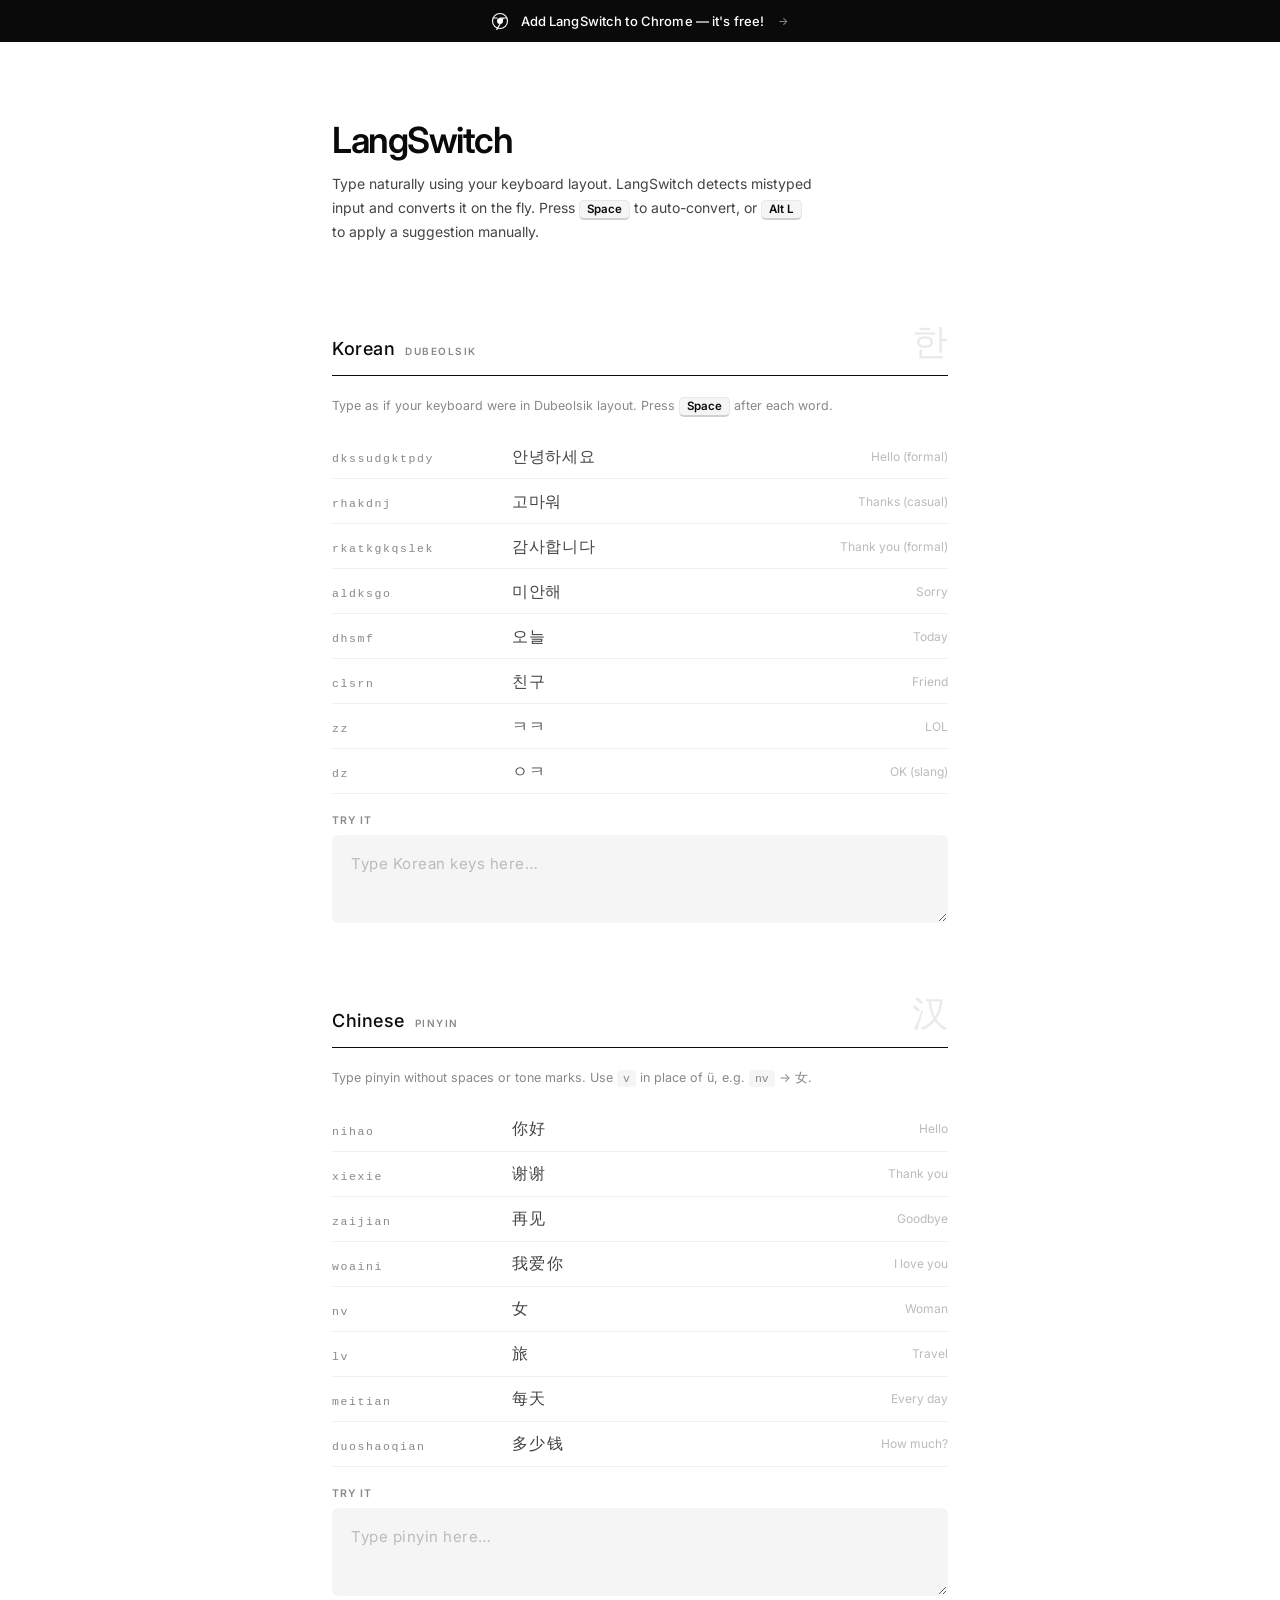
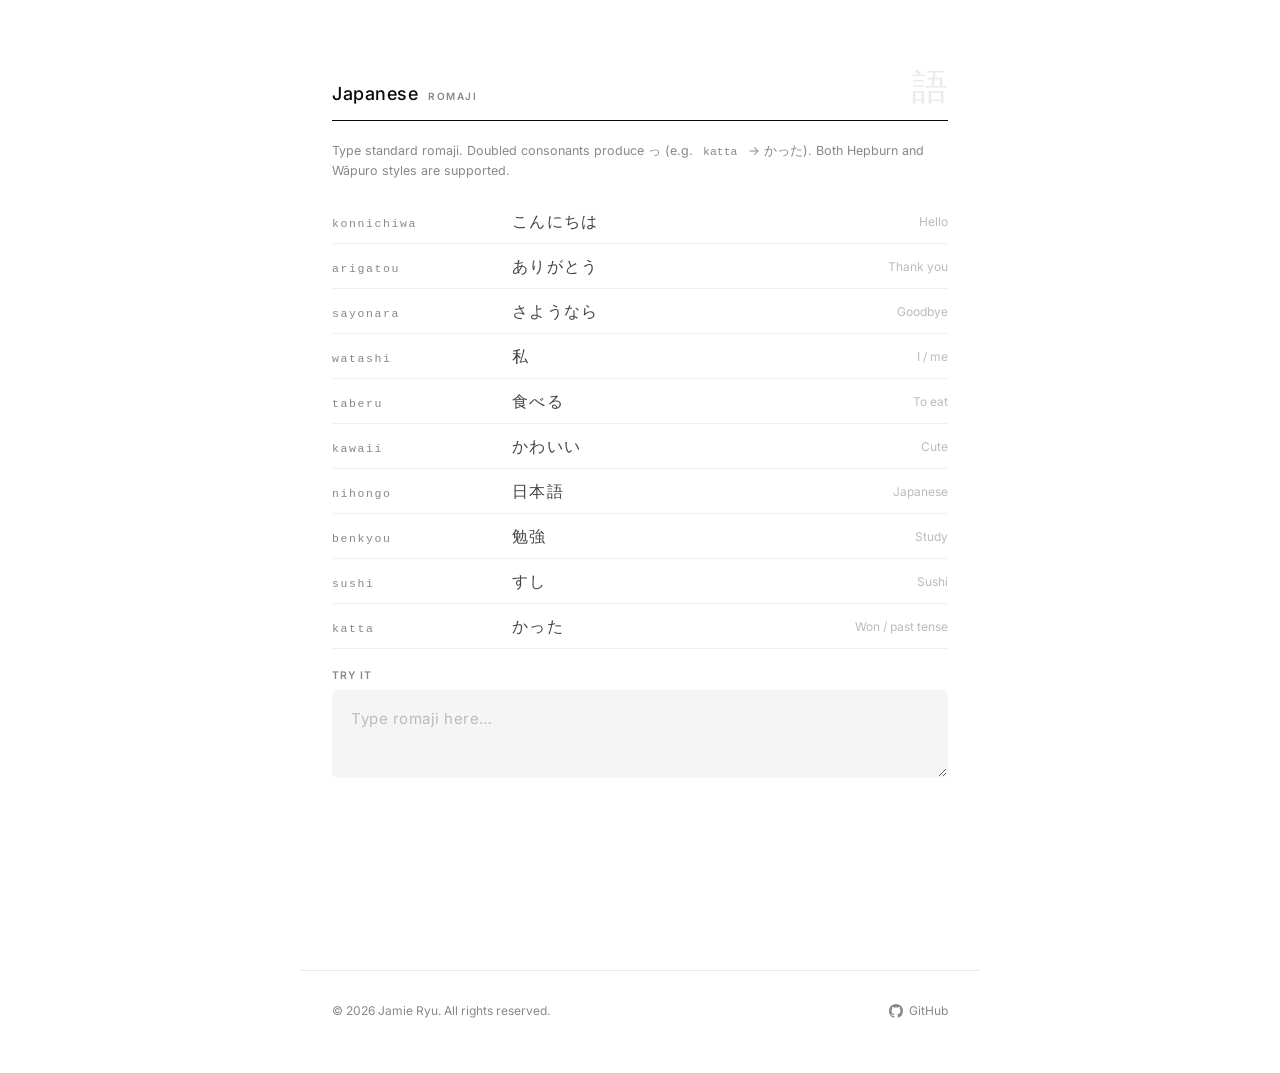
<file: demo/index.html>
<!doctype html>
<html lang="en">
<head>
  <meta charset="UTF-8" />
  <meta name="viewport" content="width=device-width, initial-scale=1.0" />
  <title>LangSwitch</title>
  <link rel="icon" type="image/svg+xml" href="../assets/favicon.svg" />
  <link rel="preconnect" href="https://fonts.googleapis.com" />
  <link rel="preconnect" href="https://fonts.gstatic.com" crossorigin />
  <link href="https://fonts.googleapis.com/css2?family=Inter:wght@400;500;600&display=swap" rel="stylesheet" />
  <style>
    *, *::before, *::after { box-sizing: border-box; margin: 0; padding: 0; }

    :root {
      --black:  #0a0a0a;
      --gray-1: #444;
      --gray-2: #888;
      --gray-3: #bbb;
      --gray-4: #e8e8e8;
      --gray-5: #f5f5f5;
      --white:  #fff;
    }

    body {
      font-family: 'Inter', -apple-system, BlinkMacSystemFont, sans-serif;
      background: var(--white);
      color: var(--black);
      -webkit-font-smoothing: antialiased;
    }

    /* ── Banner ─────────────────────────────────────────── */
    .banner {
      position: sticky;
      top: 0;
      z-index: 10;
      background: var(--black);
      color: var(--white);
      display: flex;
      align-items: center;
      justify-content: center;
      gap: 12px;
      padding: 12px 24px;
      text-decoration: none;
      font-size: 13px;
      font-weight: 500;
      letter-spacing: 0.01em;
      transition: background 0.2s;
    }

    .banner:hover {
      background: #1a1a1a;
    }

    .banner-icon {
      width: 18px;
      height: 18px;
      flex-shrink: 0;
    }

    .banner-arrow {
      opacity: 0.5;
      font-size: 11px;
      margin-left: 2px;
    }

    .page {
      max-width: 680px;
      margin: 0 auto;
      padding: 80px 32px 120px;
    }

    /* ── Hero ───────────────────────────────────────────── */
    .hero {
      margin-bottom: 80px;
    }

.hero h1 {
      font-size: 36px;
      font-weight: 600;
      letter-spacing: -1.5px;
      line-height: 1;
      margin-bottom: 14px;
    }

    .hero p {
      font-size: 14px;
      color: var(--gray-1);
      line-height: 1.7;
      max-width: 480px;
    }

    kbd {
      font-family: inherit;
      font-size: 11.5px;
      font-weight: 600;
      background: var(--gray-5);
      border: 1px solid var(--gray-4);
      border-bottom: 2px solid #d0d0d0;
      border-radius: 5px;
      padding: 1px 7px 2px;
      color: var(--black);
    }

    /* ── Section shared ─────────────────────────────────── */
    .section {
      margin-bottom: 72px;
      position: relative;
    }

    .section-header {
      display: flex;
      align-items: flex-end;
      justify-content: space-between;
      margin-bottom: 20px;
      padding-bottom: 14px;
    }

    .section-left {
      display: flex;
      align-items: baseline;
      gap: 10px;
    }

    .section-header h2 {
      font-size: 18px;
      font-weight: 600;
      letter-spacing: -0.4px;
    }

    .section-tag {
      font-size: 10px;
      font-weight: 600;
      letter-spacing: 1px;
      text-transform: uppercase;
      color: var(--gray-2);
    }

    .section-glyph {
      font-size: 36px;
      line-height: 1;
      opacity: 0.08;
      font-weight: 400;
      user-select: none;
    }

    .section-hint {
      font-size: 12.5px;
      color: var(--gray-2);
      margin-bottom: 18px;
      line-height: 1.6;
    }

    /* ── Examples ───────────────────────────────────────── */
    .examples {
      margin-bottom: 20px;
    }

    .example-row {
      display: grid;
      grid-template-columns: 180px 130px 1fr;
      align-items: center;
      padding: 10px 0;
      border-bottom: 1px solid var(--gray-4);
    }

    .example-row:last-child { border-bottom: none; }

    .ex-input code {
      font-family: 'SF Mono', 'Fira Code', 'Menlo', monospace;
      font-size: 11.5px;
      font-weight: 400;
      color: var(--gray-2);
      background: none;
      padding: 0;
      border-radius: 0;
      letter-spacing: 0.14em;
    }

    .ex-output {
      color: var(--gray-1);
      font-weight: 400;
      line-height: 1.2;
    }

    .ex-meaning {
      font-size: 12px;
      color: var(--gray-2);
      text-align: right;
    }

    /* ── Textarea ───────────────────────────────────────── */
    .field-label {
      font-size: 10.5px;
      font-weight: 600;
      letter-spacing: 0.9px;
      text-transform: uppercase;
      color: var(--gray-2);
      margin-bottom: 8px;
    }

    textarea {
      display: block;
      width: 100%;
      font-family: 'Inter', -apple-system, BlinkMacSystemFont, sans-serif;
      font-size: 15px;
      line-height: 1.65;
      color: var(--black);
      background: var(--gray-5);
      border: 1px solid transparent;
      border-radius: 12px;
      padding: 16px 18px;
      resize: vertical;
      outline: none;
      transition: border-color 0.15s, background 0.15s;
      min-height: 88px;
    }

    textarea:focus {
      background: var(--white);
      border-color: var(--black);
    }

    textarea::placeholder { color: var(--gray-3); }

    /* ══════════════════════════════════════════════════════
       KOREAN  airy, editorial, aligned with Japanese
       ══════════════════════════════════════════════════════ */
    .section-ko .section-header {
      border-bottom: 1px solid var(--black);
      padding-bottom: 16px;
    }

    .section-ko .section-header h2,
    .section-zh .section-header h2,
    .section-ja .section-header h2 {
      font-weight: 500;
      letter-spacing: 0.5px;
    }

    .section-ko .section-tag,
    .section-zh .section-tag,
    .section-ja .section-tag {
      letter-spacing: 1.5px;
    }

    .section-ko .example-row,
    .section-zh .example-row,
    .section-ja .example-row {
      padding: 12px 0;
      border-bottom: 1px solid #f0f0f0;
    }

    .section-ko .ex-input code,
    .section-zh .ex-input code,
    .section-ja .ex-input code {
      background: none;
      padding: 0;
      color: var(--gray-2);
      font-size: 11.5px;
    }

    .section-ko .ex-output {
      font-family: "Noto Sans KR", "Apple SD Gothic Neo", "Malgun Gothic", sans-serif;
      font-size: 16px;
      letter-spacing: 0.04em;
      color: var(--gray-1);
    }

    .section-ko .ex-meaning,
    .section-zh .ex-meaning,
    .section-ja .ex-meaning {
      color: var(--gray-3);
    }

    .section-ko textarea {
      border-radius: 6px;
      letter-spacing: 0.5px;
    }

    /* ══════════════════════════════════════════════════════
       CHINESE  airy, editorial, aligned with Japanese
       ══════════════════════════════════════════════════════ */
    .section-zh .section-header {
      border-bottom: 1px solid var(--black);
      padding-bottom: 16px;
    }

    .section-zh .ex-output {
      font-family: "Noto Serif SC", "Songti SC", "STSong", "SimSun", serif;
      font-size: 16px;
      font-weight: 400;
      letter-spacing: 0.08em;
      color: var(--gray-1);
    }

    .section-zh textarea {
      border-radius: 6px;
      letter-spacing: 0.5px;
    }

    /* ══════════════════════════════════════════════════════
       JAPANESE  minimal, airy, precise
       ══════════════════════════════════════════════════════ */
    .section-ja .section-header {
      border-bottom: 1px solid var(--black);
      padding-bottom: 16px;
    }

    .section-ja .ex-output {
      font-family: "Hiragino Mincho ProN", "Yu Mincho", "Noto Serif JP", serif;
      font-size: 16px;
      font-weight: 400;
      letter-spacing: 0.08em;
      color: var(--gray-1);
    }

    .section-ja textarea {
      border-radius: 6px;
      letter-spacing: 0.5px;
    }

    .section-ja textarea:focus {
      border-color: var(--gray-2);
    }

    /* ── Footer ─────────────────────────────────────────── */
    .footer {
      max-width: 680px;
      margin: 0 auto;
      padding: 32px 32px 56px;
      display: flex;
      align-items: center;
      justify-content: space-between;
      border-top: 1px solid var(--gray-4);
    }

    .footer-copy {
      font-size: 12px;
      color: var(--gray-2);
    }

    .footer-copy a {
      color: var(--gray-2);
      text-decoration: none;
      background-image: linear-gradient(var(--black), var(--black));
      background-size: 0% 1px;
      background-repeat: no-repeat;
      background-position: left bottom;
      transition: background-size 0.25s ease, color 0.25s ease;
    }

    .footer-copy a:hover {
      color: var(--black);
      background-size: 100% 1px;
    }

    .footer-github {
      display: flex;
      align-items: center;
      gap: 6px;
      font-size: 12px;
      color: var(--gray-2);
      text-decoration: none;
      background-image: linear-gradient(var(--black), var(--black));
      background-size: 0% 1px;
      background-repeat: no-repeat;
      background-position: left bottom;
      transition: background-size 0.25s ease, color 0.25s ease;
    }

    .footer-github:hover {
      color: var(--black);
      background-size: 100% 1px;
    }

    .footer-github svg {
      width: 14px;
      height: 14px;
      fill: currentColor;
      flex-shrink: 0;
    }
  </style>
</head>
<body>

  <a class="banner" href="https://chromewebstore.google.com/detail/langswitch/ghcnjdedecljclligiejibkaccclafpa" target="_blank" rel="noopener">
    <svg class="banner-icon" viewBox="0 0 24 24" fill="none" xmlns="http://www.w3.org/2000/svg">
      <circle cx="12" cy="12" r="10" stroke="white" stroke-width="1.5"/>
      <circle cx="12" cy="12" r="4" fill="white"/>
      <path d="M12 8h8.5M3.5 8H8m4 8l-4.5 7.8M16.5 8l-4.5 7.8" stroke="white" stroke-width="1.5" stroke-linecap="round"/>
    </svg>
    Add LangSwitch to Chrome — it's free!
    <span class="banner-arrow">→</span>
  </a>

  <div class="page">

    <!-- Hero -->
    <header class="hero">
<h1>LangSwitch</h1>
      <p>Type naturally using your keyboard layout. LangSwitch detects mistyped input and converts it on the fly. Press <kbd>Space</kbd> to auto-convert, or <span style="white-space:nowrap"><kbd>Alt L</kbd></span> to apply a suggestion manually.</p>
    </header>

    <!-- Korean -->
    <section class="section section-ko">
      <div class="section-header">
        <div class="section-left">
          <h2>Korean</h2>
          <span class="section-tag">Dubeolsik</span>
        </div>
        <span class="section-glyph">한</span>
      </div>
      <p class="section-hint">Type as if your keyboard were in Dubeolsik layout. Press <kbd>Space</kbd> after each word.</p>
      <div class="examples">
        <div class="example-row">
          <div class="ex-input"><code>dkssudgktpdy</code></div>
          <div class="ex-output">안녕하세요</div>
          <div class="ex-meaning">Hello (formal)</div>
        </div>
        <div class="example-row">
          <div class="ex-input"><code>rhakdnj</code></div>
          <div class="ex-output">고마워</div>
          <div class="ex-meaning">Thanks (casual)</div>
        </div>
        <div class="example-row">
          <div class="ex-input"><code>rkatkgkqslek</code></div>
          <div class="ex-output">감사합니다</div>
          <div class="ex-meaning">Thank you (formal)</div>
        </div>
        <div class="example-row">
          <div class="ex-input"><code>aldksgo</code></div>
          <div class="ex-output">미안해</div>
          <div class="ex-meaning">Sorry</div>
        </div>
        <div class="example-row">
          <div class="ex-input"><code>dhsmf</code></div>
          <div class="ex-output">오늘</div>
          <div class="ex-meaning">Today</div>
        </div>
        <div class="example-row">
          <div class="ex-input"><code>clsrn</code></div>
          <div class="ex-output">친구</div>
          <div class="ex-meaning">Friend</div>
        </div>
        <div class="example-row">
          <div class="ex-input"><code>zz</code></div>
          <div class="ex-output">ㅋㅋ</div>
          <div class="ex-meaning">LOL</div>
        </div>
        <div class="example-row">
          <div class="ex-input"><code>dz</code></div>
          <div class="ex-output">ㅇㅋ</div>
          <div class="ex-meaning">OK (slang)</div>
        </div>
      </div>
      <p class="field-label">Try it</p>
      <textarea placeholder="Type Korean keys here…"></textarea>
    </section>

    <!-- Chinese -->
    <section class="section section-zh">
      <div class="section-header">
        <div class="section-left">
          <h2>Chinese</h2>
          <span class="section-tag">Pinyin</span>
        </div>
        <span class="section-glyph">汉</span>
      </div>
      <p class="section-hint">Type pinyin without spaces or tone marks. Use <code style="font-family:'SF Mono','Menlo',monospace;font-size:11.5px;background:#f5f5f5;padding:2px 6px;border-radius:4px">v</code> in place of ü, e.g. <code style="font-family:'SF Mono','Menlo',monospace;font-size:11.5px;background:#f5f5f5;padding:2px 6px;border-radius:4px">nv</code> → 女.</p>
      <div class="examples">
        <div class="example-row">
          <div class="ex-input"><code>nihao</code></div>
          <div class="ex-output">你好</div>
          <div class="ex-meaning">Hello</div>
        </div>
        <div class="example-row">
          <div class="ex-input"><code>xiexie</code></div>
          <div class="ex-output">谢谢</div>
          <div class="ex-meaning">Thank you</div>
        </div>
        <div class="example-row">
          <div class="ex-input"><code>zaijian</code></div>
          <div class="ex-output">再见</div>
          <div class="ex-meaning">Goodbye</div>
        </div>
        <div class="example-row">
          <div class="ex-input"><code>woaini</code></div>
          <div class="ex-output">我爱你</div>
          <div class="ex-meaning">I love you</div>
        </div>
        <div class="example-row">
          <div class="ex-input"><code>nv</code></div>
          <div class="ex-output">女</div>
          <div class="ex-meaning">Woman</div>
        </div>
        <div class="example-row">
          <div class="ex-input"><code>lv</code></div>
          <div class="ex-output">旅</div>
          <div class="ex-meaning">Travel</div>
        </div>
        <div class="example-row">
          <div class="ex-input"><code>meitian</code></div>
          <div class="ex-output">每天</div>
          <div class="ex-meaning">Every day</div>
        </div>
        <div class="example-row">
          <div class="ex-input"><code>duoshaoqian</code></div>
          <div class="ex-output">多少钱</div>
          <div class="ex-meaning">How much?</div>
        </div>
      </div>
      <p class="field-label">Try it</p>
      <textarea placeholder="Type pinyin here…"></textarea>
    </section>

    <!-- Japanese -->
    <section class="section section-ja">
      <div class="section-header">
        <div class="section-left">
          <h2>Japanese</h2>
          <span class="section-tag">Romaji</span>
        </div>
        <span class="section-glyph">語</span>
      </div>
      <p class="section-hint">Type standard romaji. Doubled consonants produce っ (e.g. <code style="font-family:'SF Mono','Menlo',monospace;font-size:11.5px;padding:2px 6px;">katta</code> → かった). Both Hepburn and Wāpuro styles are supported.</p>
      <div class="examples">
        <div class="example-row">
          <div class="ex-input"><code>konnichiwa</code></div>
          <div class="ex-output">こんにちは</div>
          <div class="ex-meaning">Hello</div>
        </div>
        <div class="example-row">
          <div class="ex-input"><code>arigatou</code></div>
          <div class="ex-output">ありがとう</div>
          <div class="ex-meaning">Thank you</div>
        </div>
        <div class="example-row">
          <div class="ex-input"><code>sayonara</code></div>
          <div class="ex-output">さようなら</div>
          <div class="ex-meaning">Goodbye</div>
        </div>
        <div class="example-row">
          <div class="ex-input"><code>watashi</code></div>
          <div class="ex-output">私</div>
          <div class="ex-meaning">I / me</div>
        </div>
        <div class="example-row">
          <div class="ex-input"><code>taberu</code></div>
          <div class="ex-output">食べる</div>
          <div class="ex-meaning">To eat</div>
        </div>
        <div class="example-row">
          <div class="ex-input"><code>kawaii</code></div>
          <div class="ex-output">かわいい</div>
          <div class="ex-meaning">Cute</div>
        </div>
        <div class="example-row">
          <div class="ex-input"><code>nihongo</code></div>
          <div class="ex-output">日本語</div>
          <div class="ex-meaning">Japanese</div>
        </div>
        <div class="example-row">
          <div class="ex-input"><code>benkyou</code></div>
          <div class="ex-output">勉強</div>
          <div class="ex-meaning">Study</div>
        </div>
        <div class="example-row">
          <div class="ex-input"><code>sushi</code></div>
          <div class="ex-output">すし</div>
          <div class="ex-meaning">Sushi</div>
        </div>
        <div class="example-row">
          <div class="ex-input"><code>katta</code></div>
          <div class="ex-output">かった</div>
          <div class="ex-meaning">Won / past tense</div>
        </div>
      </div>
      <p class="field-label">Try it</p>
      <textarea placeholder="Type romaji here…"></textarea>
    </section>

  </div>

  <footer class="footer">
    <p class="footer-copy">
      &copy; 2026 <a href="https://jamieryus.com" target="_blank" rel="noopener">Jamie Ryu</a>. All rights reserved.
    </p>
    <a class="footer-github" href="https://github.com/mijnap1/langswitch" target="_blank" rel="noopener">
      <svg viewBox="0 0 16 16" xmlns="http://www.w3.org/2000/svg">
        <path d="M8 0C3.58 0 0 3.58 0 8a8 8 0 0 0 5.47 7.59c.4.07.55-.17.55-.38
                 0-.19-.01-.82-.01-1.49-2.01.37-2.53-.49-2.69-.94-.09-.23-.48-.94-.82-1.13
                 -.28-.15-.68-.52-.01-.53.63-.01 1.08.58 1.23.82.72 1.21 1.87.87
                 2.33.66.07-.52.28-.87.51-1.07-1.78-.2-3.64-.89-3.64-3.95
                 0-.87.31-1.59.82-2.15-.08-.2-.36-1.02.08-2.12 0 0 .67-.21
                 2.2.82a7.65 7.65 0 0 1 2-.27c.68 0 1.36.09 2 .27 1.53-1.04
                 2.2-.82 2.2-.82.44 1.1.16 1.92.08 2.12.51.56.82 1.27.82
                 2.15 0 3.07-1.87 3.75-3.65 3.95.29.25.54.73.54 1.48 0 1.07-.01
                 1.93-.01 2.2 0 .21.15.46.55.38A8.01 8.01 0 0 0 16 8c0-4.42-3.58-8-8-8z"/>
      </svg>
      GitHub
    </a>
  </footer>
</body>
</html>
</file>
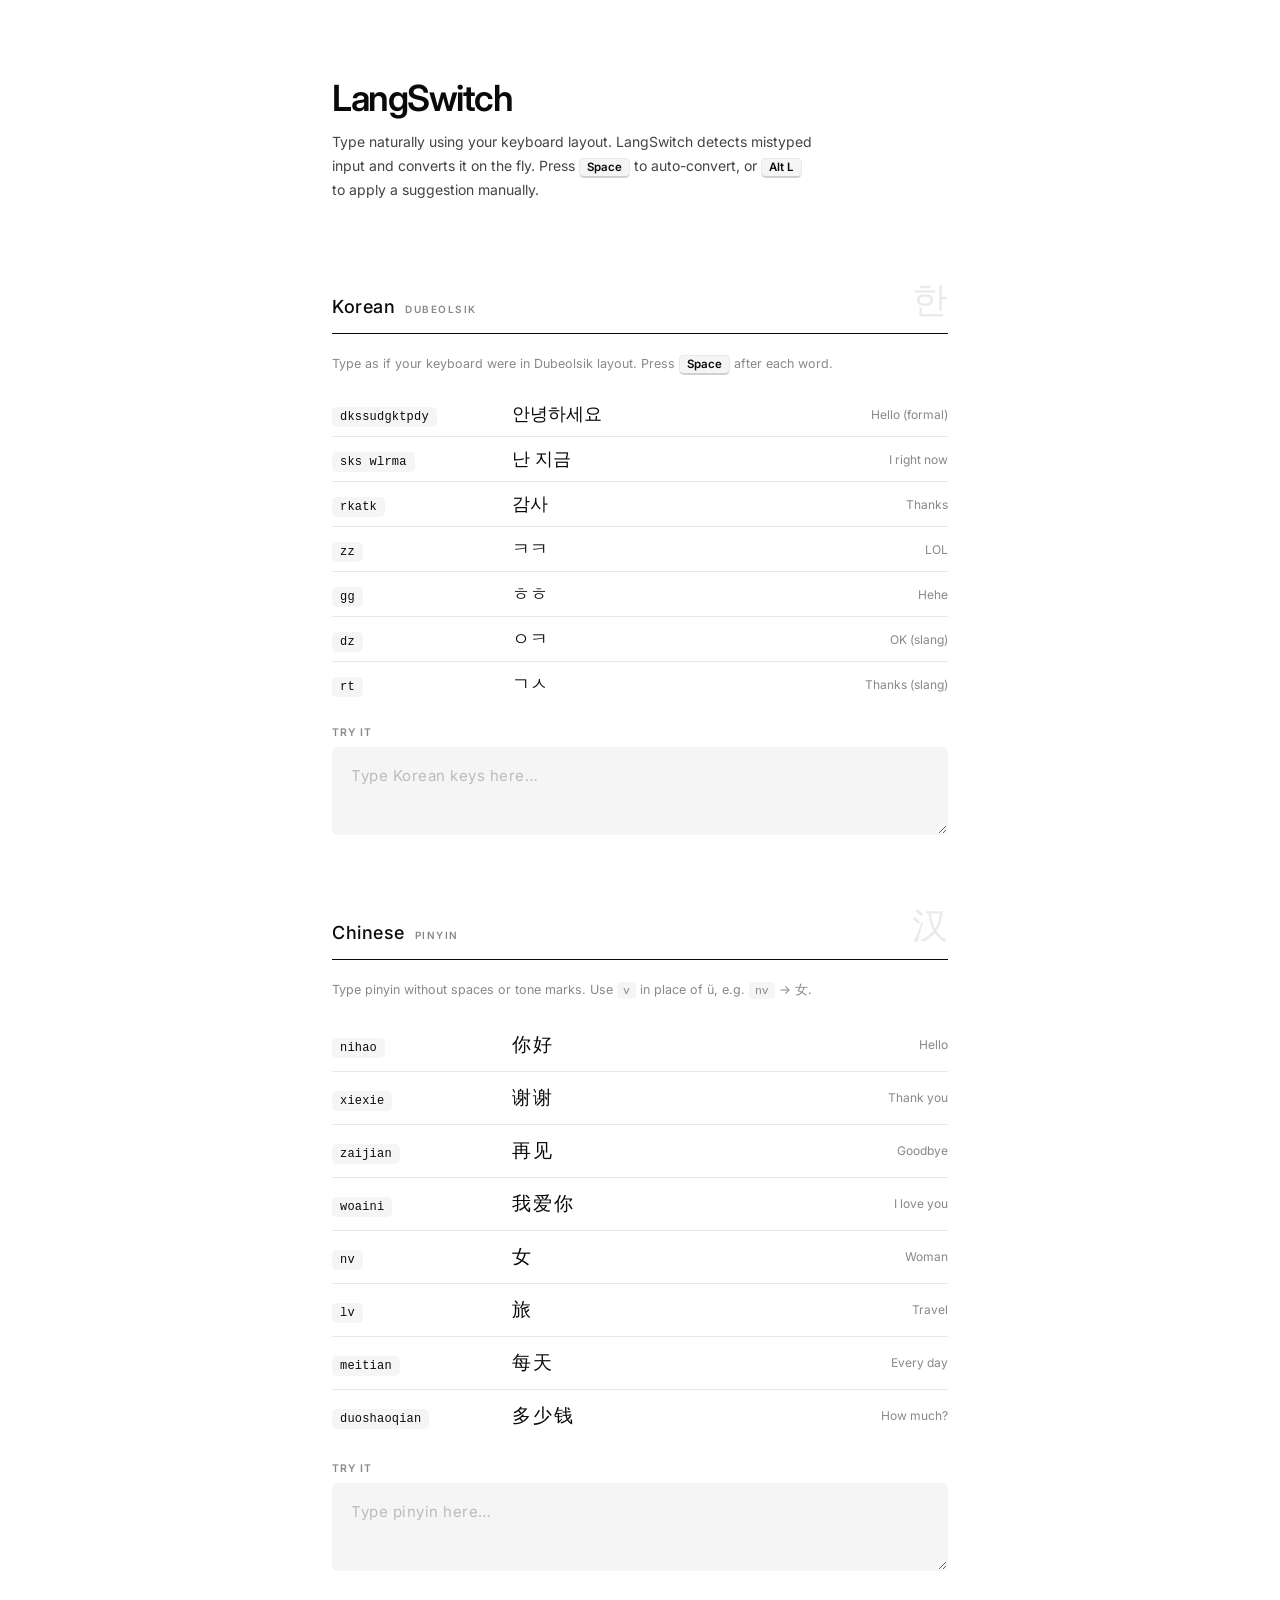
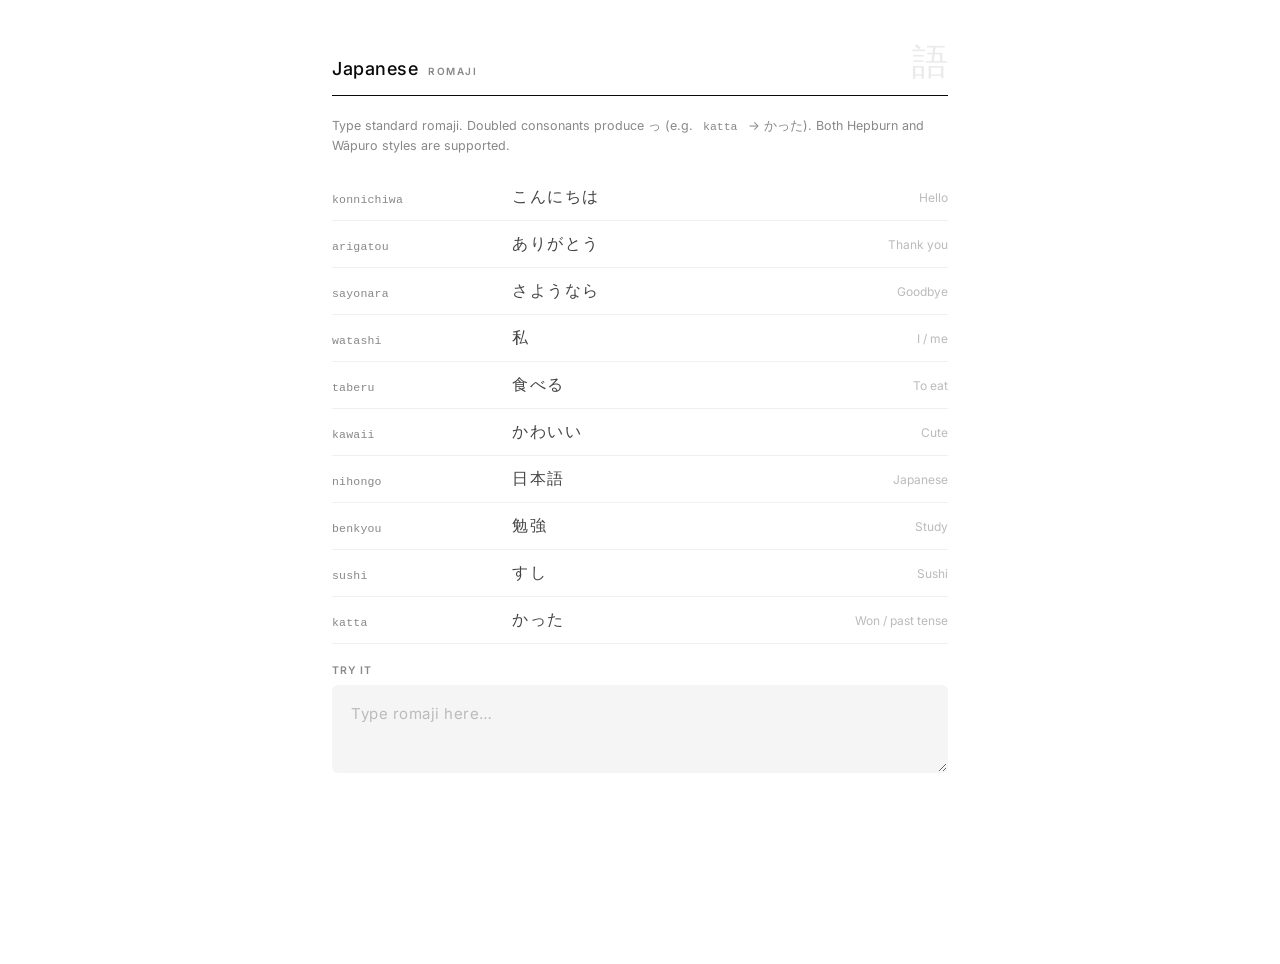
<file: dev/test.html>
<!doctype html>
<html lang="en">
<head>
  <meta charset="UTF-8" />
  <meta name="viewport" content="width=device-width, initial-scale=1.0" />
  <title>LangSwitch</title>
  <link rel="preconnect" href="https://fonts.googleapis.com" />
  <link rel="preconnect" href="https://fonts.gstatic.com" crossorigin />
  <link href="https://fonts.googleapis.com/css2?family=Inter:wght@400;500;600&display=swap" rel="stylesheet" />
  <style>
    *, *::before, *::after { box-sizing: border-box; margin: 0; padding: 0; }

    :root {
      --black:  #0a0a0a;
      --gray-1: #444;
      --gray-2: #888;
      --gray-3: #bbb;
      --gray-4: #e8e8e8;
      --gray-5: #f5f5f5;
      --white:  #fff;
    }

    body {
      font-family: 'Inter', -apple-system, BlinkMacSystemFont, sans-serif;
      background: var(--white);
      color: var(--black);
      -webkit-font-smoothing: antialiased;
    }

    .page {
      max-width: 680px;
      margin: 0 auto;
      padding: 80px 32px 120px;
    }

    /* ── Hero ───────────────────────────────────────────── */
    .hero {
      margin-bottom: 80px;
    }

    .hero h1 {
      font-size: 36px;
      font-weight: 600;
      letter-spacing: -1.5px;
      line-height: 1;
      margin-bottom: 14px;
    }

    .hero p {
      font-size: 14px;
      color: var(--gray-1);
      line-height: 1.7;
      max-width: 480px;
    }

    kbd {
      font-family: inherit;
      font-size: 11.5px;
      font-weight: 600;
      background: var(--gray-5);
      border: 1px solid var(--gray-4);
      border-bottom: 2px solid #d0d0d0;
      border-radius: 5px;
      padding: 1px 7px 2px;
      color: var(--black);
    }

    /* ── Section shared ─────────────────────────────────── */
    .section {
      margin-bottom: 72px;
      position: relative;
    }

    .section-header {
      display: flex;
      align-items: flex-end;
      justify-content: space-between;
      margin-bottom: 20px;
      padding-bottom: 14px;
    }

    .section-left {
      display: flex;
      align-items: baseline;
      gap: 10px;
    }

    .section-header h2 {
      font-size: 18px;
      font-weight: 600;
      letter-spacing: -0.4px;
    }

    .section-tag {
      font-size: 10px;
      font-weight: 600;
      letter-spacing: 1px;
      text-transform: uppercase;
      color: var(--gray-2);
    }

    .section-glyph {
      font-size: 36px;
      line-height: 1;
      opacity: 0.08;
      font-weight: 400;
      user-select: none;
    }

    .section-hint {
      font-size: 12.5px;
      color: var(--gray-2);
      margin-bottom: 18px;
      line-height: 1.6;
    }

    /* ── Examples ───────────────────────────────────────── */
    .examples {
      margin-bottom: 20px;
    }

    .example-row {
      display: grid;
      grid-template-columns: 180px 130px 1fr;
      align-items: center;
      padding: 10px 0;
      border-bottom: 1px solid var(--gray-4);
    }

    .example-row:last-child { border-bottom: none; }

    .ex-input code {
      font-family: 'SF Mono', 'Fira Code', 'Menlo', monospace;
      font-size: 12px;
      background: var(--gray-5);
      padding: 3px 8px;
      border-radius: 5px;
      letter-spacing: 0.2px;
    }

    .ex-output {
      color: var(--black);
    }

    .ex-meaning {
      font-size: 12px;
      color: var(--gray-2);
      text-align: right;
    }

    /* ── Textarea ───────────────────────────────────────── */
    .field-label {
      font-size: 10.5px;
      font-weight: 600;
      letter-spacing: 0.9px;
      text-transform: uppercase;
      color: var(--gray-2);
      margin-bottom: 8px;
    }

    textarea {
      display: block;
      width: 100%;
      font-family: 'Inter', -apple-system, BlinkMacSystemFont, sans-serif;
      font-size: 15px;
      line-height: 1.65;
      color: var(--black);
      background: var(--gray-5);
      border: 1px solid transparent;
      border-radius: 12px;
      padding: 16px 18px;
      resize: vertical;
      outline: none;
      transition: border-color 0.15s, background 0.15s;
      min-height: 88px;
    }

    textarea:focus {
      background: var(--white);
      border-color: var(--black);
    }

    textarea::placeholder { color: var(--gray-3); }

    /* ══════════════════════════════════════════════════════
       KOREAN  bold, blocky, punchy
       ══════════════════════════════════════════════════════ */
    .section-ko .section-header {
      border-bottom: 1px solid var(--black);
      padding-bottom: 16px;
    }

    .section-ko .section-header h2 {
      font-weight: 500;
      letter-spacing: 0.5px;
    }

    .section-ko .section-tag {
      letter-spacing: 1.5px;
    }

    .section-ko .ex-output {
      font-size: 18px;
      font-weight: 400;
    }

    .section-ko textarea {
      border-radius: 6px;
      letter-spacing: 0.5px;
    }

    /* ══════════════════════════════════════════════════════
       CHINESE  structured, classical, spacious
       ══════════════════════════════════════════════════════ */
    .section-zh .section-header {
      border-bottom: 1px solid var(--black);
      padding-bottom: 16px;
    }

    .section-zh .section-header h2 {
      font-weight: 500;
      letter-spacing: 0.5px;
    }

    .section-zh .section-tag {
      letter-spacing: 1.5px;
    }

    .section-zh .example-row {
      padding: 13px 0;
    }

    .section-zh .ex-output {
      font-size: 19px;
      font-weight: 400;
      letter-spacing: 2px;
    }

    .section-zh textarea {
      border-radius: 6px;
      letter-spacing: 0.5px;
    }

    /* ══════════════════════════════════════════════════════
       JAPANESE  minimal, airy, precise
       ══════════════════════════════════════════════════════ */
    .section-ja .section-header {
      border-bottom: 1px solid var(--black);
      padding-bottom: 16px;
    }

    .section-ja .section-header h2 {
      font-weight: 500;
      letter-spacing: 0.5px;
    }

    .section-ja .section-tag {
      letter-spacing: 1.5px;
    }

    .section-ja .example-row {
      padding: 12px 0;
      border-bottom: 1px solid #f0f0f0;
    }

    .section-ja .ex-output {
      font-size: 16px;
      font-weight: 400;
      letter-spacing: 1.5px;
      color: var(--gray-1);
    }

    .section-ja .ex-input code {
      background: none;
      padding: 0;
      color: var(--gray-2);
      font-size: 11.5px;
    }

    .section-ja .ex-meaning {
      color: var(--gray-3);
    }

    .section-ja textarea {
      border-radius: 6px;
      letter-spacing: 0.5px;
    }

    .section-ja textarea:focus {
      border-color: var(--gray-2);
    }
  </style>
</head>
<body>
  <div class="page">

    <!-- Hero -->
    <header class="hero">
      <h1>LangSwitch</h1>
      <p>Type naturally using your keyboard layout. LangSwitch detects mistyped input and converts it on the fly. Press <kbd>Space</kbd> to auto-convert, or <span style="white-space:nowrap"><kbd>Alt L</kbd></span> to apply a suggestion manually.</p>
    </header>

    <!-- Korean -->
    <section class="section section-ko">
      <div class="section-header">
        <div class="section-left">
          <h2>Korean</h2>
          <span class="section-tag">Dubeolsik</span>
        </div>
        <span class="section-glyph">한</span>
      </div>
      <p class="section-hint">Type as if your keyboard were in Dubeolsik layout. Press <kbd>Space</kbd> after each word.</p>
      <div class="examples">
        <div class="example-row">
          <div class="ex-input"><code>dkssudgktpdy</code></div>
          <div class="ex-output">안녕하세요</div>
          <div class="ex-meaning">Hello (formal)</div>
        </div>
        <div class="example-row">
          <div class="ex-input"><code>sks wlrma</code></div>
          <div class="ex-output">난 지금</div>
          <div class="ex-meaning">I right now</div>
        </div>
        <div class="example-row">
          <div class="ex-input"><code>rkatk</code></div>
          <div class="ex-output">감사</div>
          <div class="ex-meaning">Thanks</div>
        </div>
        <div class="example-row">
          <div class="ex-input"><code>zz</code></div>
          <div class="ex-output">ㅋㅋ</div>
          <div class="ex-meaning">LOL</div>
        </div>
        <div class="example-row">
          <div class="ex-input"><code>gg</code></div>
          <div class="ex-output">ㅎㅎ</div>
          <div class="ex-meaning">Hehe</div>
        </div>
        <div class="example-row">
          <div class="ex-input"><code>dz</code></div>
          <div class="ex-output">ㅇㅋ</div>
          <div class="ex-meaning">OK (slang)</div>
        </div>
        <div class="example-row">
          <div class="ex-input"><code>rt</code></div>
          <div class="ex-output">ㄱㅅ</div>
          <div class="ex-meaning">Thanks (slang)</div>
        </div>
      </div>
      <p class="field-label">Try it</p>
      <textarea placeholder="Type Korean keys here…"></textarea>
    </section>

    <!-- Chinese -->
    <section class="section section-zh">
      <div class="section-header">
        <div class="section-left">
          <h2>Chinese</h2>
          <span class="section-tag">Pinyin</span>
        </div>
        <span class="section-glyph">汉</span>
      </div>
      <p class="section-hint">Type pinyin without spaces or tone marks. Use <code style="font-family:'SF Mono','Menlo',monospace;font-size:11.5px;background:#f5f5f5;padding:2px 6px;border-radius:4px">v</code> in place of ü, e.g. <code style="font-family:'SF Mono','Menlo',monospace;font-size:11.5px;background:#f5f5f5;padding:2px 6px;border-radius:4px">nv</code> → 女.</p>
      <div class="examples">
        <div class="example-row">
          <div class="ex-input"><code>nihao</code></div>
          <div class="ex-output">你好</div>
          <div class="ex-meaning">Hello</div>
        </div>
        <div class="example-row">
          <div class="ex-input"><code>xiexie</code></div>
          <div class="ex-output">谢谢</div>
          <div class="ex-meaning">Thank you</div>
        </div>
        <div class="example-row">
          <div class="ex-input"><code>zaijian</code></div>
          <div class="ex-output">再见</div>
          <div class="ex-meaning">Goodbye</div>
        </div>
        <div class="example-row">
          <div class="ex-input"><code>woaini</code></div>
          <div class="ex-output">我爱你</div>
          <div class="ex-meaning">I love you</div>
        </div>
        <div class="example-row">
          <div class="ex-input"><code>nv</code></div>
          <div class="ex-output">女</div>
          <div class="ex-meaning">Woman</div>
        </div>
        <div class="example-row">
          <div class="ex-input"><code>lv</code></div>
          <div class="ex-output">旅</div>
          <div class="ex-meaning">Travel</div>
        </div>
        <div class="example-row">
          <div class="ex-input"><code>meitian</code></div>
          <div class="ex-output">每天</div>
          <div class="ex-meaning">Every day</div>
        </div>
        <div class="example-row">
          <div class="ex-input"><code>duoshaoqian</code></div>
          <div class="ex-output">多少钱</div>
          <div class="ex-meaning">How much?</div>
        </div>
      </div>
      <p class="field-label">Try it</p>
      <textarea placeholder="Type pinyin here…"></textarea>
    </section>

    <!-- Japanese -->
    <section class="section section-ja">
      <div class="section-header">
        <div class="section-left">
          <h2>Japanese</h2>
          <span class="section-tag">Romaji</span>
        </div>
        <span class="section-glyph">語</span>
      </div>
      <p class="section-hint">Type standard romaji. Doubled consonants produce っ (e.g. <code style="font-family:'SF Mono','Menlo',monospace;font-size:11.5px;padding:2px 6px;">katta</code> → かった). Both Hepburn and Wāpuro styles are supported.</p>
      <div class="examples">
        <div class="example-row">
          <div class="ex-input"><code>konnichiwa</code></div>
          <div class="ex-output">こんにちは</div>
          <div class="ex-meaning">Hello</div>
        </div>
        <div class="example-row">
          <div class="ex-input"><code>arigatou</code></div>
          <div class="ex-output">ありがとう</div>
          <div class="ex-meaning">Thank you</div>
        </div>
        <div class="example-row">
          <div class="ex-input"><code>sayonara</code></div>
          <div class="ex-output">さようなら</div>
          <div class="ex-meaning">Goodbye</div>
        </div>
        <div class="example-row">
          <div class="ex-input"><code>watashi</code></div>
          <div class="ex-output">私</div>
          <div class="ex-meaning">I / me</div>
        </div>
        <div class="example-row">
          <div class="ex-input"><code>taberu</code></div>
          <div class="ex-output">食べる</div>
          <div class="ex-meaning">To eat</div>
        </div>
        <div class="example-row">
          <div class="ex-input"><code>kawaii</code></div>
          <div class="ex-output">かわいい</div>
          <div class="ex-meaning">Cute</div>
        </div>
        <div class="example-row">
          <div class="ex-input"><code>nihongo</code></div>
          <div class="ex-output">日本語</div>
          <div class="ex-meaning">Japanese</div>
        </div>
        <div class="example-row">
          <div class="ex-input"><code>benkyou</code></div>
          <div class="ex-output">勉強</div>
          <div class="ex-meaning">Study</div>
        </div>
        <div class="example-row">
          <div class="ex-input"><code>sushi</code></div>
          <div class="ex-output">すし</div>
          <div class="ex-meaning">Sushi</div>
        </div>
        <div class="example-row">
          <div class="ex-input"><code>katta</code></div>
          <div class="ex-output">かった</div>
          <div class="ex-meaning">Won / past tense</div>
        </div>
      </div>
      <p class="field-label">Try it</p>
      <textarea placeholder="Type romaji here…"></textarea>
    </section>

  </div>
</body>
</html>
</file>
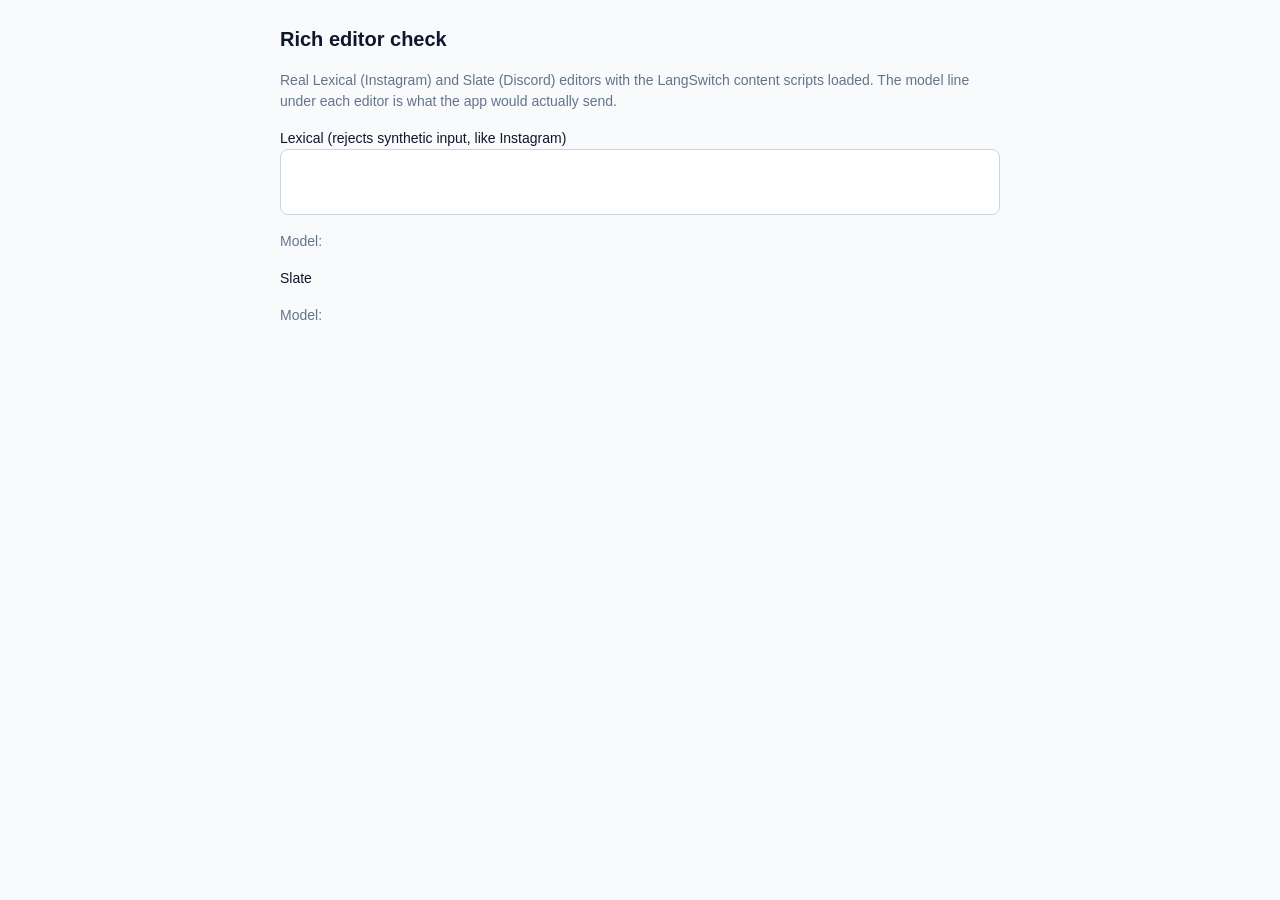
<file: tests/editors.html>
<!doctype html>
<html lang="en">
<head>
  <meta charset="utf-8" />
  <meta name="viewport" content="width=device-width, initial-scale=1.0" />
  <title>LangSwitch Editors</title>
  <style>
    body {
      margin: 0;
      padding: 24px 16px;
      background: #f8fafc;
      color: #0f172a;
      font: 14px/1.5 -apple-system, "Segoe UI", sans-serif;
    }
    main { max-width: 720px; margin: 0 auto; display: grid; gap: 16px; }
    h1 { margin: 0; font-size: 20px; }
    p { margin: 0; color: #64748b; }
    .editor {
      min-height: 44px;
      padding: 10px 12px;
      border: 1px solid #cbd5e1;
      border-radius: 8px;
      background: #fff;
      outline: none;
    }
    code { font-size: 12px; }
  </style>
</head>
<body>
  <main>
    <h1>Rich editor check</h1>
    <p>Real Lexical (Instagram) and Slate (Discord) editors with the LangSwitch content scripts loaded. The model line under each editor is what the app would actually send.</p>

    <label>Lexical (rejects synthetic input, like Instagram) <div class="editor" id="lexical" contenteditable="true"></div></label>
    <p>Model: <code id="lexicalModel"></code></p>

    <label>Slate <div id="slate"></div></label>
    <p>Model: <code id="slateModel"></code></p>
  </main>

  <script>
    // Same chrome.* mock as playground.html.
    (() => {
      const listeners = [];
      const areas = { sync: {}, local: {} };
      const makeArea = (name) => ({
        async get(defaults) {
          return { ...(defaults || {}), ...areas[name] };
        },
        async set(values) {
          const changes = {};
          Object.entries(values).forEach(([key, value]) => {
            changes[key] = { oldValue: areas[name][key], newValue: value };
            areas[name][key] = value;
          });
          listeners.forEach((fn) => fn(changes, name));
        }
      });
      window.chrome = window.chrome || {};
      window.chrome.runtime = { getURL: (path) => `../${path}?t=${Date.now()}` };
      window.chrome.storage = {
        sync: makeArea("sync"),
        local: makeArea("local"),
        onChanged: { addListener: (fn) => listeners.push(fn) }
      };
      ["converter.js", "detector.js", "themes.js", "content.js"].forEach((name) => {
        const script = document.createElement("script");
        script.src = `../scripts/${name}?t=${Date.now()}`;
        script.async = false;
        document.head.appendChild(script);
      });
    })();
  </script>

  <script type="module">
    // ?lexical=<version> to try another release (Instagram ships a recent one).
    const version = new URLSearchParams(location.search).get("lexical") || "0.23.1";
    const { createEditor, $getRoot } = await import(`https://esm.sh/lexical@${version}`);
    const { registerPlainText } = await import(`https://esm.sh/@lexical/plain-text@${version}?deps=lexical@${version}`);

    const editor = createEditor({ namespace: "check", onError: (error) => console.error(error) });
    const lexicalRoot = document.getElementById("lexical");
    // Like Instagram's composer: synthetic (untrusted) input events are swallowed.
    lexicalRoot.addEventListener("beforeinput", (event) => {
      if (!event.isTrusted) {
        event.preventDefault();
        event.stopImmediatePropagation();
      }
    }, true);
    editor.setRootElement(lexicalRoot);
    registerPlainText(editor);
    editor.registerUpdateListener(({ editorState }) => {
      editorState.read(() => {
        document.getElementById("lexicalModel").textContent = JSON.stringify($getRoot().getTextContent());
      });
    });
    window.lexicalEditor = editor;
  </script>

  <script type="module">
    import React from "https://esm.sh/react@18.3.1";
    import { createRoot } from "https://esm.sh/react-dom@18.3.1/client";
    import { createEditor, Node } from "https://esm.sh/slate@0.103.0";
    import { Slate, Editable, withReact } from "https://esm.sh/slate-react@0.108.0?deps=react@18.3.1,react-dom@18.3.1,slate@0.103.0";

    const initialValue = [{ type: "paragraph", children: [{ text: "" }] }];
    function App() {
      const [editor] = React.useState(() => withReact(createEditor()));
      return React.createElement(
        Slate,
        {
          editor,
          initialValue,
          onChange: (value) => {
            document.getElementById("slateModel").textContent = JSON.stringify(value.map((n) => Node.string(n)).join("\n"));
          }
        },
        React.createElement(Editable, { className: "editor", id: "slateEditable" })
      );
    }
    createRoot(document.getElementById("slate")).render(React.createElement(App));
  </script>
</body>
</html>
</file>
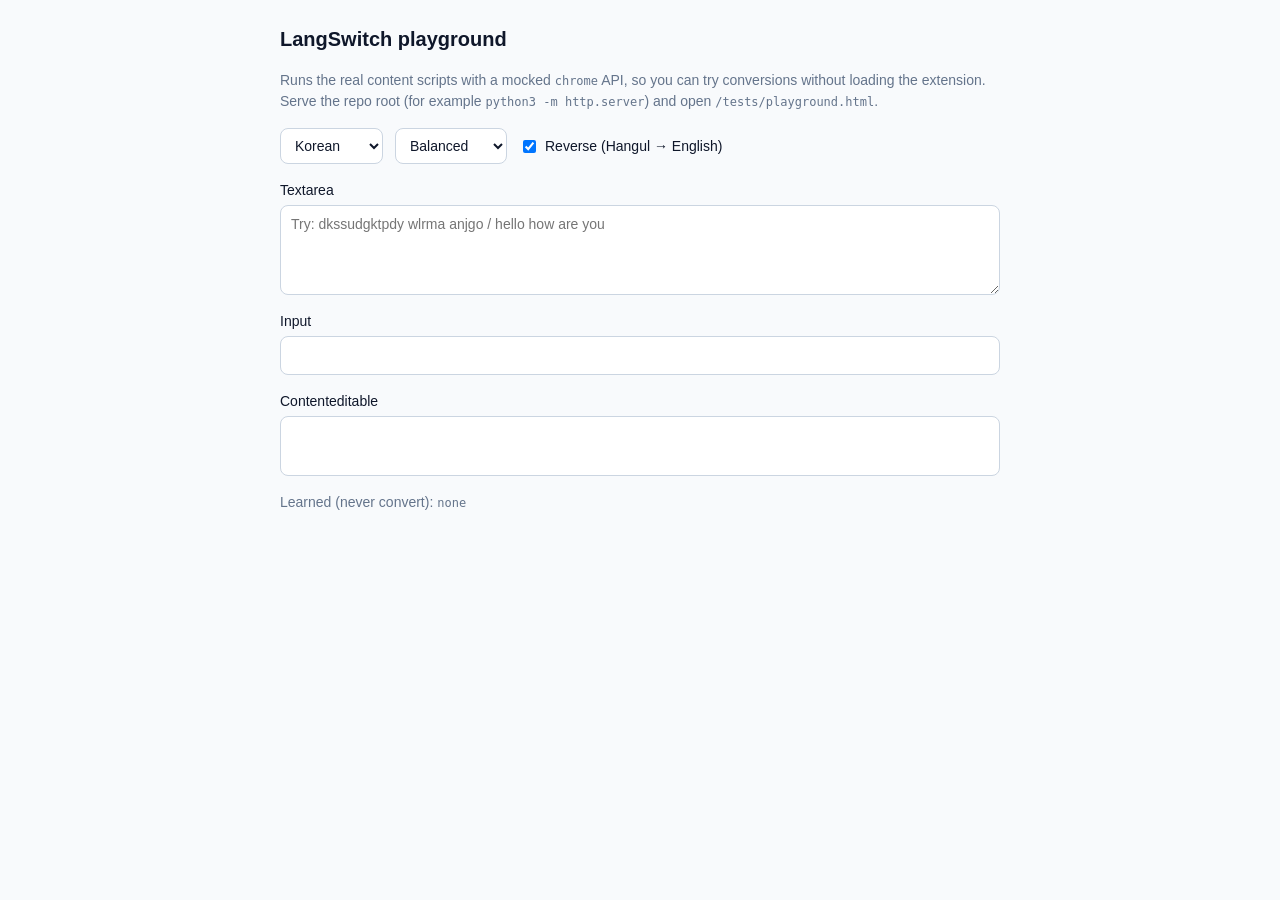
<file: tests/playground.html>
<!doctype html>
<html lang="en">
<head>
  <meta charset="utf-8" />
  <meta name="viewport" content="width=device-width, initial-scale=1.0" />
  <title>LangSwitch Playground</title>
  <style>
    :root {
      --bg: #f8fafc;
      --fg: #0f172a;
      --muted: #64748b;
      --border: #cbd5e1;
      --field: #ffffff;
    }
    @media (prefers-color-scheme: dark) {
      :root {
        --bg: #0f172a;
        --fg: #e2e8f0;
        --muted: #94a3b8;
        --border: #334155;
        --field: #111827;
      }
    }
    body {
      margin: 0;
      padding: 24px 16px;
      background: var(--bg);
      color: var(--fg);
      font: 14px/1.5 "Inter", "Segoe UI", sans-serif;
    }
    main {
      max-width: 720px;
      margin: 0 auto;
      display: grid;
      gap: 16px;
    }
    h1 { margin: 0; font-size: 20px; }
    p { margin: 0; color: var(--muted); }
    .controls { display: flex; flex-wrap: wrap; gap: 12px; align-items: center; }
    select, textarea, input[type="text"], [contenteditable] {
      font: inherit;
      color: inherit;
      background: var(--field);
      border: 1px solid var(--border);
      border-radius: 8px;
      padding: 8px 10px;
    }
    textarea, input[type="text"], [contenteditable] { width: 100%; box-sizing: border-box; }
    textarea { min-height: 90px; }
    [contenteditable] { min-height: 60px; }
    label { display: grid; gap: 4px; }
    code { font-size: 12px; }
  </style>
</head>
<body>
  <main>
    <h1>LangSwitch playground</h1>
    <p>Runs the real content scripts with a mocked <code>chrome</code> API, so you can try conversions without loading the extension. Serve the repo root (for example <code>python3 -m http.server</code>) and open <code>/tests/playground.html</code>.</p>

    <div class="controls">
      <select id="language">
        <option value="korean">Korean</option>
        <option value="chinese">Chinese</option>
        <option value="japanese">Japanese</option>
      </select>
      <select id="contextMode">
        <option value="strict">Strict</option>
        <option value="balanced" selected>Balanced</option>
        <option value="aggressive">Aggressive</option>
      </select>
      <label style="display:flex;gap:6px;align-items:center"><input type="checkbox" id="reverseConvert" checked /> Reverse (Hangul → English)</label>
    </div>

    <label>Textarea <textarea id="area" placeholder="Try: dkssudgktpdy wlrma anjgo / hello how are you"></textarea></label>
    <label>Input <input type="text" id="line" /></label>
    <label>Contenteditable <div contenteditable="true" id="rich"></div></label>
    <p>Learned (never convert): <code id="learned">none</code></p>
  </main>

  <script>
    // Minimal chrome.* mock backed by memory.
    (() => {
      const listeners = [];
      const areas = { sync: {}, local: {} };
      const makeArea = (name) => ({
        async get(defaults) {
          return { ...(defaults || {}), ...areas[name] };
        },
        async set(values) {
          const changes = {};
          Object.entries(values).forEach(([key, value]) => {
            changes[key] = { oldValue: areas[name][key], newValue: value };
            areas[name][key] = value;
          });
          listeners.forEach((fn) => fn(changes, name));
        }
      });
      window.chrome = window.chrome || {};
      window.chrome.runtime = { getURL: (path) => `../${path}?t=${Date.now()}` };
      window.chrome.storage = {
        sync: makeArea("sync"),
        local: makeArea("local"),
        onChanged: { addListener: (fn) => listeners.push(fn) }
      };
      listeners.push((changes, area) => {
        if (area === "local" && changes.learnedWords) {
          const words = Object.keys(changes.learnedWords.newValue || {});
          document.getElementById("learned").textContent = words.length ? words.join(", ") : "none";
        }
      });
      ["language", "contextMode", "reverseConvert"].forEach((id) => {
        document.getElementById(id).addEventListener("change", (e) => {
          const el = e.target;
          chrome.storage.sync.set({ [id]: el.type === "checkbox" ? el.checked : el.value });
        });
      });
    })();
  </script>
  <script>
    // Cache-busted, in-order load so edits show up on a plain reload.
    ["converter.js", "detector.js", "themes.js", "content.js"].forEach((name) => {
      const script = document.createElement("script");
      script.src = `../scripts/${name}?t=${Date.now()}`;
      script.async = false;
      document.body.appendChild(script);
    });
  </script>
</body>
</html>
</file>
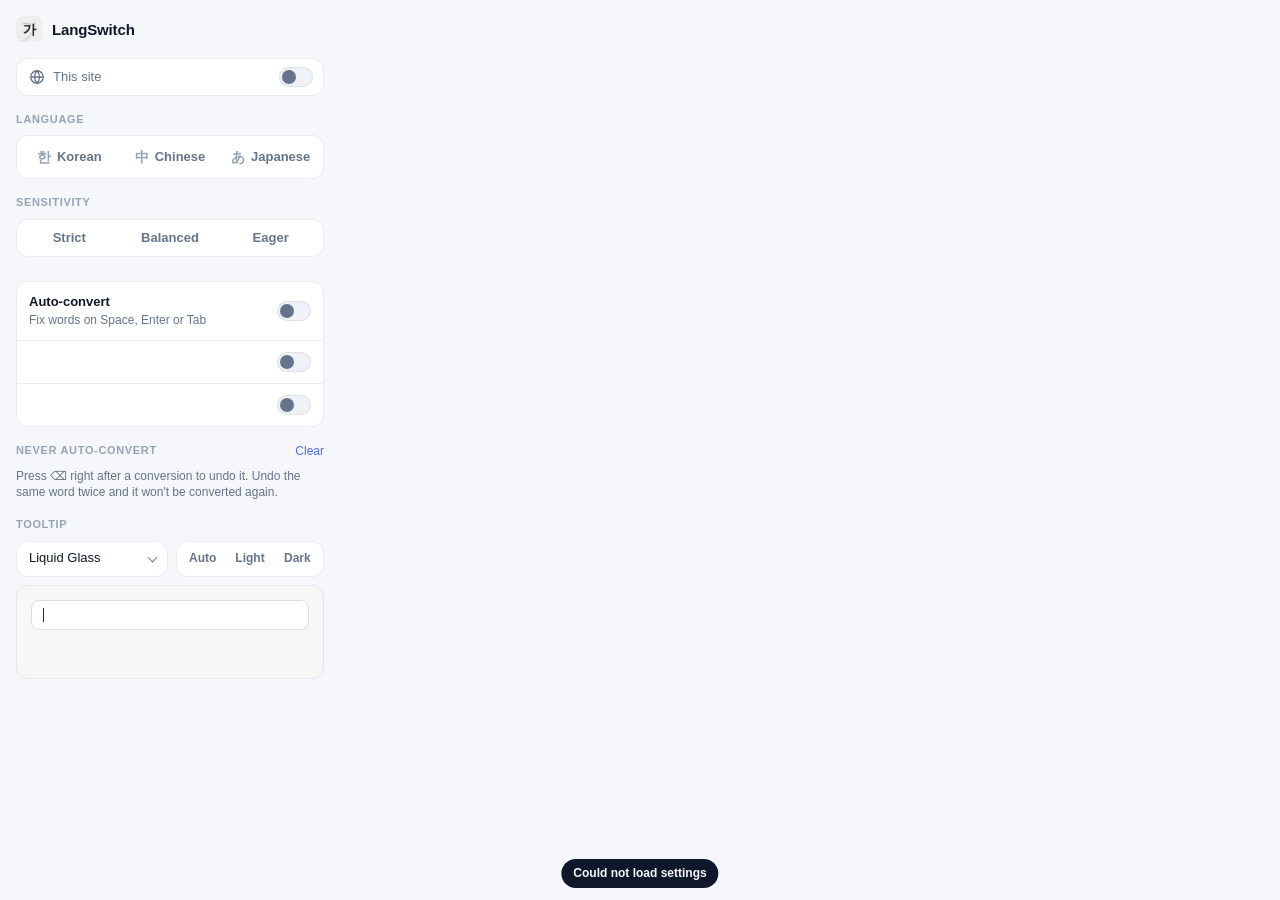
<file: ui/popup.html>
<!doctype html>
<html lang="en">
<head>
  <meta charset="utf-8" />
  <meta name="viewport" content="width=device-width, initial-scale=1.0" />
  <title>LangSwitch Settings</title>
  <link rel="stylesheet" href="popup.css" />
</head>
<body>
  <main class="panel">
    <header class="header">
      <img src="../assets/favicon.svg" alt="" class="logo" />
      <h1>LangSwitch</h1>
      <span class="version" id="version"></span>
    </header>

    <div class="site-bar" id="siteBar">
      <span class="site-icon" aria-hidden="true">
        <img id="siteFavicon" alt="" hidden />
        <svg id="siteGlobe" viewBox="0 0 16 16" fill="none" stroke="currentColor" stroke-width="1.3">
          <circle cx="8" cy="8" r="6.25" />
          <path d="M1.75 8h12.5M8 1.75c1.7 1.8 2.5 3.9 2.5 6.25S9.7 12.45 8 14.25C6.3 12.45 5.5 10.35 5.5 8S6.3 3.55 8 1.75Z" />
        </svg>
      </span>
      <span class="site-text" id="siteToggleLabel">This site</span>
      <label class="switch" title="Enable on this site">
        <input type="checkbox" id="siteEnabled" />
        <span class="switch-track"></span>
      </label>
    </div>

    <section class="group">
      <h2>Language</h2>
      <div class="segmented segmented-lang" role="radiogroup" aria-label="Language">
        <label><input type="radio" name="language" value="korean" /><span><b>한</b>Korean</span></label>
        <label><input type="radio" name="language" value="chinese" /><span><b>中</b>Chinese</span></label>
        <label><input type="radio" name="language" value="japanese" /><span><b>あ</b>Japanese</span></label>
      </div>
    </section>

    <section class="group">
      <h2>Sensitivity</h2>
      <div class="segmented" role="radiogroup" aria-label="Sensitivity">
        <label><input type="radio" name="contextMode" value="strict" /><span>Strict</span></label>
        <label><input type="radio" name="contextMode" value="balanced" /><span>Balanced</span></label>
        <label><input type="radio" name="contextMode" value="aggressive" /><span>Eager</span></label>
      </div>
      <p class="hint" id="contextModeHint"></p>
    </section>

    <section class="card">
      <label class="row">
        <span class="row-text">
          <span class="row-title">Auto-convert</span>
          <span class="row-sub">Fix words on Space, Enter or Tab</span>
        </span>
        <span class="switch"><input type="checkbox" id="autoConvert" /><span class="switch-track"></span></span>
      </label>
      <!-- Filled per language by popup.js (Korean: reverse + shorthand, Chinese/Japanese: their own options). -->
      <label class="row">
        <span class="row-text">
          <span class="row-title" id="langOptionATitle"></span>
          <span class="row-sub" id="langOptionASub"></span>
        </span>
        <span class="switch"><input type="checkbox" id="langOptionA" /><span class="switch-track"></span></span>
      </label>
      <label class="row">
        <span class="row-text">
          <span class="row-title" id="langOptionBTitle"></span>
          <span class="row-sub" id="langOptionBSub"></span>
        </span>
        <span class="switch"><input type="checkbox" id="langOptionB" /><span class="switch-track"></span></span>
      </label>
    </section>

    <section class="group">
      <div class="group-head">
        <h2>Never auto-convert</h2>
        <button type="button" id="clearLearned" class="text-button">Clear</button>
      </div>
      <ul id="learnedList" class="chips"></ul>
      <p class="hint" id="learnedEmpty">Press ⌫ right after a conversion to undo it. Undo the same word twice and it won't be converted again.</p>
    </section>

    <section class="group">
      <h2>Tooltip</h2>
      <div class="inline">
        <div class="select-wrap">
          <select id="tooltipTheme" aria-label="Tooltip theme">
            <option value="liquid-glass">Liquid Glass</option>
            <option value="soft-minimal">Soft Minimal</option>
            <option value="arctic-frost">Arctic Frost</option>
            <option value="obsidian-edge">Obsidian Edge</option>
            <option value="warm-paper">Warm Paper</option>
            <option value="moss-satin">Moss Satin</option>
            <option value="sunset-clay">Sunset Clay</option>
            <option value="mono-ink">Mono Ink</option>
            <option value="neon-pulse">Neon Pulse</option>
            <option value="terminal">Terminal</option>
          </select>
        </div>
        <div class="segmented segmented-compact" role="radiogroup" aria-label="Appearance">
          <label title="Follow system"><input type="radio" name="appearance" value="auto" /><span>Auto</span></label>
          <label title="Light"><input type="radio" name="appearance" value="light" /><span>Light</span></label>
          <label title="Dark"><input type="radio" name="appearance" value="dark" /><span>Dark</span></label>
        </div>
      </div>
      <div class="preview" id="themePreview" aria-hidden="true">
        <div class="preview-page">
          <div class="preview-field"><span id="previewText"></span><span class="preview-caret"></span></div>
        </div>
      </div>
    </section>

    <p id="status" class="toast" role="status" aria-live="polite"></p>
  </main>

  <script src="../scripts/themes.js"></script>
  <script src="popup.js"></script>
</body>
</html>
</file>
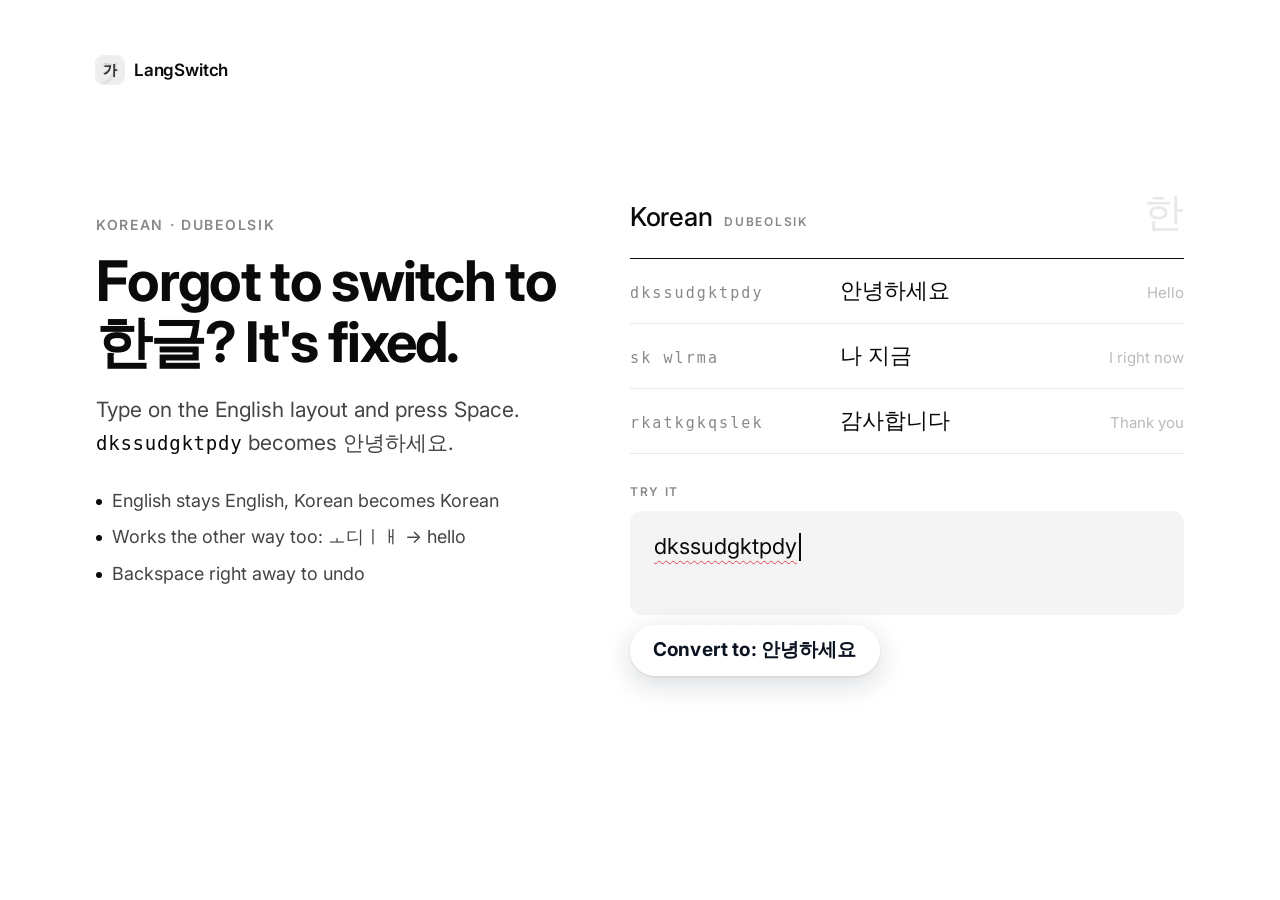
<file: assets/screenshots/store.html>
<!doctype html>
<html lang="en">
<head>
  <meta charset="utf-8" />
  <meta name="viewport" content="width=1280" />
  <title>Store Screenshots</title>
  <!-- Chrome Web Store screenshots, 1280x800. Render with:
       node assets/screenshots/render.js   (needs the repo served on :8791) -->
  <link rel="preconnect" href="https://fonts.googleapis.com" />
  <link rel="preconnect" href="https://fonts.gstatic.com" crossorigin />
  <link href="https://fonts.googleapis.com/css2?family=Inter:wght@400;500;600;700&display=swap" rel="stylesheet" />
  <style>
    *, *::before, *::after { box-sizing: border-box; margin: 0; padding: 0; }

    :root {
      --black: #0a0a0a;
      --gray-1: #444;
      --gray-2: #888;
      --gray-3: #bbb;
      --gray-4: #e8e8e8;
      --gray-5: #f4f4f4;
    }

    html, body {
      width: 1280px;
      height: 800px;
      overflow: hidden;
      background: #ffffff;
      color: var(--black);
      font-family: "Inter", -apple-system, BlinkMacSystemFont, "Apple SD Gothic Neo", sans-serif;
      -webkit-font-smoothing: antialiased;
    }

    .scene {
      position: relative;
      display: grid;
      grid-template-columns: 470px 1fr;
      gap: 64px;
      align-items: center;
      width: 1280px;
      height: 800px;
      padding: 0 96px;
    }

    .brand {
      position: absolute;
      top: 56px;
      left: 96px;
      display: flex;
      align-items: center;
      gap: 10px;
      font-size: 17px;
      font-weight: 600;
      letter-spacing: -0.01em;
    }

    .brand img {
      width: 28px;
      height: 28px;
      border-radius: 7px;
      box-shadow: 0 0 0 1px rgba(0, 0, 0, 0.06);
    }

    .eyebrow {
      font-size: 14px;
      font-weight: 600;
      letter-spacing: 0.12em;
      text-transform: uppercase;
      color: var(--gray-2);
      margin-bottom: 18px;
    }

    h1 {
      font-size: 56px;
      line-height: 1.08;
      font-weight: 700;
      letter-spacing: -0.03em;
      margin-bottom: 22px;
    }

    .lede {
      font-size: 21px;
      line-height: 1.55;
      color: var(--gray-1);
    }

    .lede code {
      font-family: "SF Mono", ui-monospace, Menlo, monospace;
      font-size: 19px;
      letter-spacing: 0.04em;
      color: var(--black);
    }

    .nowrap {
      white-space: nowrap;
    }

    .points {
      list-style: none;
      margin-top: 30px;
      display: grid;
      gap: 14px;
      font-size: 18px;
      color: var(--gray-1);
    }

    .points li {
      display: flex;
      gap: 10px;
      align-items: baseline;
    }

    .points li::before {
      content: "";
      flex-shrink: 0;
      width: 6px;
      height: 6px;
      border-radius: 50%;
      background: var(--black);
      transform: translateY(-2px);
    }

    /* Right side: the demo-page section, as on the old screenshots. */
    .panel {
      position: relative;
    }

    .section-head {
      display: flex;
      align-items: baseline;
      gap: 12px;
      padding-bottom: 18px;
      border-bottom: 1.5px solid var(--black);
    }

    .section-head h2 {
      font-size: 26px;
      font-weight: 500;
      letter-spacing: -0.01em;
    }

    .section-head span {
      font-size: 12px;
      font-weight: 600;
      letter-spacing: 0.14em;
      text-transform: uppercase;
      color: var(--gray-2);
    }

    .section-head .glyph {
      margin-left: auto;
      font-size: 40px;
      font-weight: 300;
      letter-spacing: 0;
      text-transform: none;
      color: var(--gray-4);
    }

    .rows {
      list-style: none;
    }

    .rows li {
      display: grid;
      grid-template-columns: 210px 1fr auto;
      align-items: baseline;
      padding: 17px 0;
      border-bottom: 1px solid var(--gray-4);
    }

    .rows .keys {
      font-family: "SF Mono", ui-monospace, Menlo, monospace;
      font-size: 15px;
      letter-spacing: 0.14em;
      color: var(--gray-2);
    }

    .rows .out {
      font-size: 22px;
    }

    .rows .meaning {
      font-size: 15px;
      color: var(--gray-3);
    }

    .try-label {
      margin-top: 30px;
      margin-bottom: 12px;
      font-size: 12px;
      font-weight: 600;
      letter-spacing: 0.14em;
      color: var(--gray-2);
    }

    .field {
      display: flex;
      align-items: flex-start;
      height: 104px;
      padding: 22px 24px;
      border-radius: 12px;
      background: var(--gray-5);
      font-size: 22px;
    }

    .caret {
      width: 2px;
      height: 28px;
      margin-left: 2px;
      background: var(--black);
    }

    .spell {
      text-decoration: underline wavy #e5484d;
      text-decoration-thickness: 1px;
      text-underline-offset: 6px;
    }

    .tooltip {
      position: absolute;
      padding: 13px 22px;
      font-size: 19px;
      font-weight: 700;
      font-family: "Poppins", "Inter", "Segoe UI", sans-serif;
      letter-spacing: 0.15px;
      line-height: 1.2;
      white-space: nowrap;
    }

    .hint {
      position: absolute;
      padding: 8px 14px;
      font-size: 14px;
      font-weight: 600;
      font-family: "Poppins", "Inter", "Segoe UI", sans-serif;
      line-height: 1.2;
      white-space: nowrap;
    }

    /* Popup scene */
    .popup-frame {
      justify-self: center;
      width: 340px;
      height: 736px;
      border: 0;
      border-radius: 16px;
      box-shadow: 0 30px 80px rgba(15, 23, 42, 0.28), 0 0 0 1px rgba(15, 23, 42, 0.1);
      background: #0b0f17;
    }
  </style>
</head>
<body>
  <div class="scene" id="scene"></div>

  <script src="../../scripts/themes.js"></script>
  <script>
    const SCENES = {
      korean: {
        eyebrow: "Korean · Dubeolsik",
        title: "Forgot to switch to 한글? It's fixed.",
        lede: "Type on the English layout and press Space. <code>dkssudgktpdy</code> becomes 안녕하세요.",
        points: [
          "English stays English, Korean becomes Korean",
          "Works the other way too: ㅗ디ㅣㅐ → hello",
          "Backspace right away to undo"
        ],
        head: ["Korean", "Dubeolsik", "한"],
        rows: [["dkssudgktpdy", "안녕하세요", "Hello"], ["sk wlrma", "나 지금", "I right now"], ["rkatkgkqslek", "감사합니다", "Thank you"]],
        typed: "dkssudgktpdy",
        tooltip: "Convert to: 안녕하세요"
      },
      chinese: {
        eyebrow: "Chinese · Pinyin",
        title: "Pinyin in, characters out.",
        lede: "Type pinyin without tones and press Space. <code>nihao</code> becomes <span class=\"nowrap\">你好.</span>",
        points: [
          "Use v for ü: nv → 女",
          "Chinese punctuation: nihao, → 你好，",
          "Leaves real English words alone"
        ],
        head: ["Chinese", "Pinyin", "汉"],
        rows: [["nihao", "你好", "Hello"], ["xiexie", "谢谢", "Thank you"], ["women", "我们", "We"]],
        typed: "nihao",
        tooltip: "Convert to: 你好"
      },
      japanese: {
        eyebrow: "Japanese · Romaji",
        title: "Romaji to kana, without the IME.",
        lede: "Type romaji and press Space. <code>arigatou</code> becomes ありがとう.",
        points: [
          "Double consonants become っ: katta → かった",
          "Japanese punctuation 、。",
          "Kana-only mode if you skip kanji"
        ],
        head: ["Japanese", "Romaji", "あ"],
        rows: [["arigatou", "ありがとう", "Thank you"], ["konnichiwa", "こんにちは", "Hello"], ["watashi", "私", "I, me"]],
        typed: "arigatou",
        tooltip: "Convert to: ありがとう"
      },
      popup: {
        eyebrow: "Settings",
        title: "Make it yours.",
        lede: "Everything in one small popup, and everything stays on your device.",
        points: [
          "Strict, Balanced or Eager sensitivity",
          "Turn it on or off per site",
          "10 tooltip themes, including Liquid Glass",
          "A list of words to never convert"
        ]
      }
    };

    const name = new URLSearchParams(location.search).get("scene") || "korean";
    const data = SCENES[name];
    const scene = document.getElementById("scene");

    const copy = `
      <div class="brand"><img src="../favicon.svg" alt="" />LangSwitch</div>
      <div>
        <p class="eyebrow">${data.eyebrow}</p>
        <h1>${data.title}</h1>
        <p class="lede">${data.lede}</p>
        <ul class="points">${data.points.map((p) => `<li>${p}</li>`).join("")}</ul>
      </div>`;

    if (name === "popup") {
      scene.innerHTML = copy + `<iframe class="popup-frame" id="popup" title="Popup"></iframe>`;
      renderPopup(document.getElementById("popup"));
    } else {
      scene.innerHTML = copy + `
        <div class="panel" id="panel">
          <div class="section-head"><h2>${data.head[0]}</h2><span>${data.head[1]}</span><span class="glyph">${data.head[2]}</span></div>
          <ul class="rows">${data.rows.map(([k, o, m]) => `<li><span class="keys">${k}</span><span class="out">${o}</span><span class="meaning">${m}</span></li>`).join("")}</ul>
          <p class="try-label">TRY IT</p>
          <div class="field" id="field"><span class="spell">${data.typed}</span><span class="caret"></span></div>
        </div>`;
      document.fonts.ready.then(placeTooltip);
    }

    function placeTooltip() {
      const panel = document.getElementById("panel");
      const field = document.getElementById("field");
      const tooltip = document.createElement("div");
      tooltip.className = "tooltip";
      tooltip.textContent = data.tooltip;
      tooltip.style.left = "0px";
      tooltip.style.top = `${field.offsetTop + field.offsetHeight + 10}px`;
      panel.appendChild(tooltip);
      window.LangSwitchThemes.apply(tooltip, "liquid-glass", false);
      document.body.dataset.ready = "1";
    }

    // The real popup, with its settings mocked.
    async function renderPopup(frame) {
      const base = new URL("../../ui/", location.href).href;
      const html = await (await fetch(`${base}popup.html`)).text();
      const mock = `<base href="${base}"><script>
        const store = {
          sync: { language: "korean", contextMode: "balanced", tooltipTheme: "liquid-glass", appearance: "auto" },
          local: { learnedWords: { lol: 3, gg: 2, brb: 1 } }
        };
        const area = (n) => ({ get: async (d) => ({ ...(d || {}), ...store[n] }), set: async (v) => Object.assign(store[n], v) });
        window.chrome = {
          runtime: { getManifest: () => ({ version: "0.3.0" }) },
          tabs: { query: async () => [{ url: "https://docs.google.com/document/d/1" }] },
          storage: { sync: area("sync"), local: area("local") }
        };
      <\/script>`;
      frame.srcdoc = html.replace("<head>", `<head>${mock}`).replace(/<meta name="color-scheme"[^>]*>/, "");
      frame.addEventListener("load", () => {
        frame.contentDocument.documentElement.style.colorScheme = "dark";
        setTimeout(() => { document.body.dataset.ready = "1"; }, 400);
      });
    }
  </script>
</body>
</html>
</file>
<file: ui/popup.css>
:root {
  color-scheme: dark;
  --bg: #0b0f17;
  --surface: #131925;
  --surface-2: #1a2131;
  --border: rgba(148, 163, 184, 0.14);
  --text: #e8edf5;
  --muted: #8b95a7;
  --faint: #5d677a;
  --accent: #7c9cff;
  --accent-text: #0b1020;
  --accent-soft: rgba(124, 156, 255, 0.16);
  --ok: #4ade80;
  --off: #64748b;
  --radius: 12px;
  font-family: -apple-system, BlinkMacSystemFont, "Inter", "Segoe UI", "Apple SD Gothic Neo", sans-serif;
}

@media (prefers-color-scheme: light) {
  :root {
    color-scheme: light;
    --bg: #f6f7fb;
    --surface: #ffffff;
    --surface-2: #eef1f6;
    --border: rgba(15, 23, 42, 0.08);
    --text: #0f172a;
    --muted: #64748b;
    --faint: #94a3b8;
    --accent: #4f6bed;
    --accent-text: #ffffff;
    --accent-soft: rgba(79, 107, 237, 0.1);
    --ok: #16a34a;
    --off: #94a3b8;
  }
}

* {
  box-sizing: border-box;
}

[hidden] {
  display: none !important;
}

body {
  margin: 0;
  width: 340px;
  background: var(--bg);
  color: var(--text);
  font-size: 13px;
  line-height: 1.4;
  -webkit-font-smoothing: antialiased;
}

.panel {
  padding: 16px;
  display: grid;
  gap: 16px;
}

/* Header ------------------------------------------------------------ */

.header {
  display: flex;
  align-items: center;
  gap: 10px;
}

.logo {
  width: 26px;
  height: 26px;
  border-radius: 7px;
}

h1 {
  margin: 0;
  font-size: 15px;
  font-weight: 650;
  letter-spacing: -0.01em;
}

.version {
  margin-left: auto;
  font-size: 11px;
  color: var(--faint);
  font-variant-numeric: tabular-nums;
}

.site-bar {
  display: flex;
  align-items: center;
  gap: 8px;
  padding: 8px 10px 8px 12px;
  background: var(--surface);
  border: 1px solid var(--border);
  border-radius: var(--radius);
}

.site-icon {
  display: grid;
  place-items: center;
  width: 16px;
  height: 16px;
  flex-shrink: 0;
  color: var(--muted);
  transition: opacity 0.2s, filter 0.2s;
}

.site-icon img,
.site-icon svg {
  width: 16px;
  height: 16px;
  border-radius: 3px;
}

.site-bar.is-off .site-icon {
  opacity: 0.4;
  filter: grayscale(1);
}

.site-text {
  flex: 1;
  min-width: 0;
  overflow: hidden;
  text-overflow: ellipsis;
  white-space: nowrap;
  color: var(--muted);
}

.site-text strong {
  color: var(--text);
  font-weight: 600;
}

/* Groups ------------------------------------------------------------ */

.group {
  display: grid;
  gap: 8px;
}

.group-head {
  display: flex;
  align-items: center;
  justify-content: space-between;
}

h2 {
  margin: 0;
  font-size: 11px;
  font-weight: 600;
  letter-spacing: 0.06em;
  text-transform: uppercase;
  color: var(--faint);
}

.hint {
  margin: 0;
  font-size: 12px;
  color: var(--muted);
}

/* Segmented control ------------------------------------------------- */

.segmented {
  display: grid;
  grid-auto-flow: column;
  grid-auto-columns: 1fr;
  gap: 2px;
  padding: 3px;
  background: var(--surface);
  border: 1px solid var(--border);
  border-radius: var(--radius);
}

.segmented label {
  position: relative;
  cursor: pointer;
}

.segmented input {
  position: absolute;
  opacity: 0;
  pointer-events: none;
}

.segmented span {
  display: flex;
  align-items: center;
  justify-content: center;
  gap: 6px;
  height: 30px;
  border-radius: 9px;
  color: var(--muted);
  font-weight: 550;
  transition: background 0.15s, color 0.15s;
}

.segmented label:hover span {
  color: var(--text);
}

.segmented input:checked + span {
  background: var(--surface-2);
  color: var(--text);
  box-shadow: 0 1px 2px rgba(0, 0, 0, 0.18), inset 0 0 0 1px var(--border);
}

.segmented input:focus-visible + span {
  outline: 2px solid var(--accent);
  outline-offset: -2px;
}

.segmented-lang span {
  height: 36px;
}

.segmented-lang b {
  font-weight: 600;
  font-size: 14px;
  color: var(--faint);
  transition: color 0.15s;
}

.segmented-lang input:checked + span b {
  color: var(--accent);
}

.segmented-compact span {
  height: 28px;
  padding: 0 8px;
  font-size: 12px;
}

/* Card with switch rows -------------------------------------------- */

.card {
  background: var(--surface);
  border: 1px solid var(--border);
  border-radius: var(--radius);
  overflow: hidden;
}

.row {
  display: flex;
  align-items: center;
  gap: 12px;
  padding: 11px 12px;
  cursor: pointer;
}

.row + .row {
  border-top: 1px solid var(--border);
}

.row-text {
  flex: 1;
  display: grid;
  gap: 1px;
  min-width: 0;
}

.row-title {
  font-weight: 550;
}

.row-sub {
  font-size: 12px;
  color: var(--muted);
}

/* Switch ------------------------------------------------------------ */

.switch {
  position: relative;
  display: inline-flex;
  flex-shrink: 0;
  cursor: pointer;
}

.switch input {
  position: absolute;
  opacity: 0;
  width: 100%;
  height: 100%;
  margin: 0;
  cursor: inherit;
}

.switch-track {
  width: 34px;
  height: 20px;
  border-radius: 999px;
  background: var(--surface-2);
  box-shadow: inset 0 0 0 1px var(--border);
  position: relative;
  transition: background 0.18s;
}

.switch-track::after {
  content: "";
  position: absolute;
  top: 3px;
  left: 3px;
  width: 14px;
  height: 14px;
  border-radius: 50%;
  background: var(--muted);
  transition: transform 0.18s, background 0.18s;
}

.switch input:checked + .switch-track {
  background: var(--accent);
  box-shadow: none;
}

.switch input:checked + .switch-track::after {
  transform: translateX(14px);
  background: var(--accent-text);
}

.switch input:focus-visible + .switch-track {
  outline: 2px solid var(--accent);
  outline-offset: 2px;
}

.switch input:disabled + .switch-track {
  opacity: 0.4;
}

/* Learned words ----------------------------------------------------- */

.chips {
  list-style: none;
  margin: 0;
  padding: 0;
  display: flex;
  flex-wrap: wrap;
  gap: 6px;
  max-height: 92px;
  overflow-y: auto;
}

.chips:empty {
  display: none;
}

.chips li {
  display: inline-flex;
  align-items: center;
  gap: 2px;
  height: 26px;
  padding: 0 4px 0 10px;
  border-radius: 999px;
  background: var(--surface);
  border: 1px solid var(--border);
  font-size: 12px;
}

.chip-remove {
  display: grid;
  place-items: center;
  width: 18px;
  height: 18px;
  border: 0;
  border-radius: 50%;
  background: none;
  color: var(--faint);
  font-size: 14px;
  line-height: 1;
  cursor: pointer;
}

.chip-remove:hover {
  background: var(--surface-2);
  color: var(--text);
}

.text-button {
  border: 0;
  background: none;
  padding: 0;
  font: inherit;
  font-size: 12px;
  color: var(--accent);
  cursor: pointer;
}

.text-button:hover {
  text-decoration: underline;
}

/* Tooltip settings -------------------------------------------------- */

.inline {
  display: grid;
  grid-template-columns: 1fr auto;
  gap: 8px;
  align-items: center;
}

.select-wrap {
  position: relative;
}

.select-wrap::after {
  content: "";
  position: absolute;
  right: 12px;
  top: 50%;
  width: 6px;
  height: 6px;
  border-right: 1.5px solid var(--muted);
  border-bottom: 1.5px solid var(--muted);
  transform: translateY(-70%) rotate(45deg);
  pointer-events: none;
}

select {
  width: 100%;
  height: 36px;
  appearance: none;
  padding: 0 30px 0 12px;
  border-radius: var(--radius);
  border: 1px solid var(--border);
  background: var(--surface);
  color: var(--text);
  font: inherit;
  cursor: pointer;
}

select:focus-visible {
  outline: 2px solid var(--accent);
  outline-offset: 1px;
}

/* Toast ------------------------------------------------------------- */

.toast {
  position: fixed;
  left: 50%;
  bottom: 12px;
  margin: 0;
  padding: 6px 12px;
  border-radius: 999px;
  background: var(--text);
  color: var(--bg);
  font-size: 12px;
  font-weight: 550;
  white-space: nowrap;
  opacity: 0;
  transform: translate(-50%, 6px);
  transition: opacity 0.18s, transform 0.18s;
  pointer-events: none;
}

.toast.is-visible {
  opacity: 1;
  transform: translate(-50%, 0);
}

/* Theme preview ----------------------------------------------------- */

.preview {
  border-radius: var(--radius);
  border: 1px solid var(--border);
  overflow: hidden;
}

.preview-page {
  position: relative;
  height: 92px;
  padding: 14px;
  background: #f7f7f5;
}

.preview.is-dark .preview-page {
  background: #16181d;
}

/* A text field like the one the tooltip attaches to on real pages. */
.preview-field {
  display: flex;
  align-items: center;
  height: 30px;
  padding: 0 10px;
  border-radius: 8px;
  border: 1px solid #d9dce1;
  background: #ffffff;
  color: #1f2937;
  font-size: 12px;
}

.preview.is-dark .preview-field {
  border-color: #2c313b;
  background: #1d2027;
  color: #d6dbe4;
}

.preview-caret {
  width: 1px;
  height: 14px;
  margin-left: 1px;
  background: currentColor;
}

.preview-tooltip {
  position: absolute;
  left: 14px;
  top: 50px;
  padding: 8px 12px;
  font-size: 12px;
  font-weight: 700;
  font-family: "Poppins", "Inter", "Segoe UI", sans-serif;
  letter-spacing: 0.15px;
  line-height: 1.2;
  white-space: nowrap;
}
</file>
